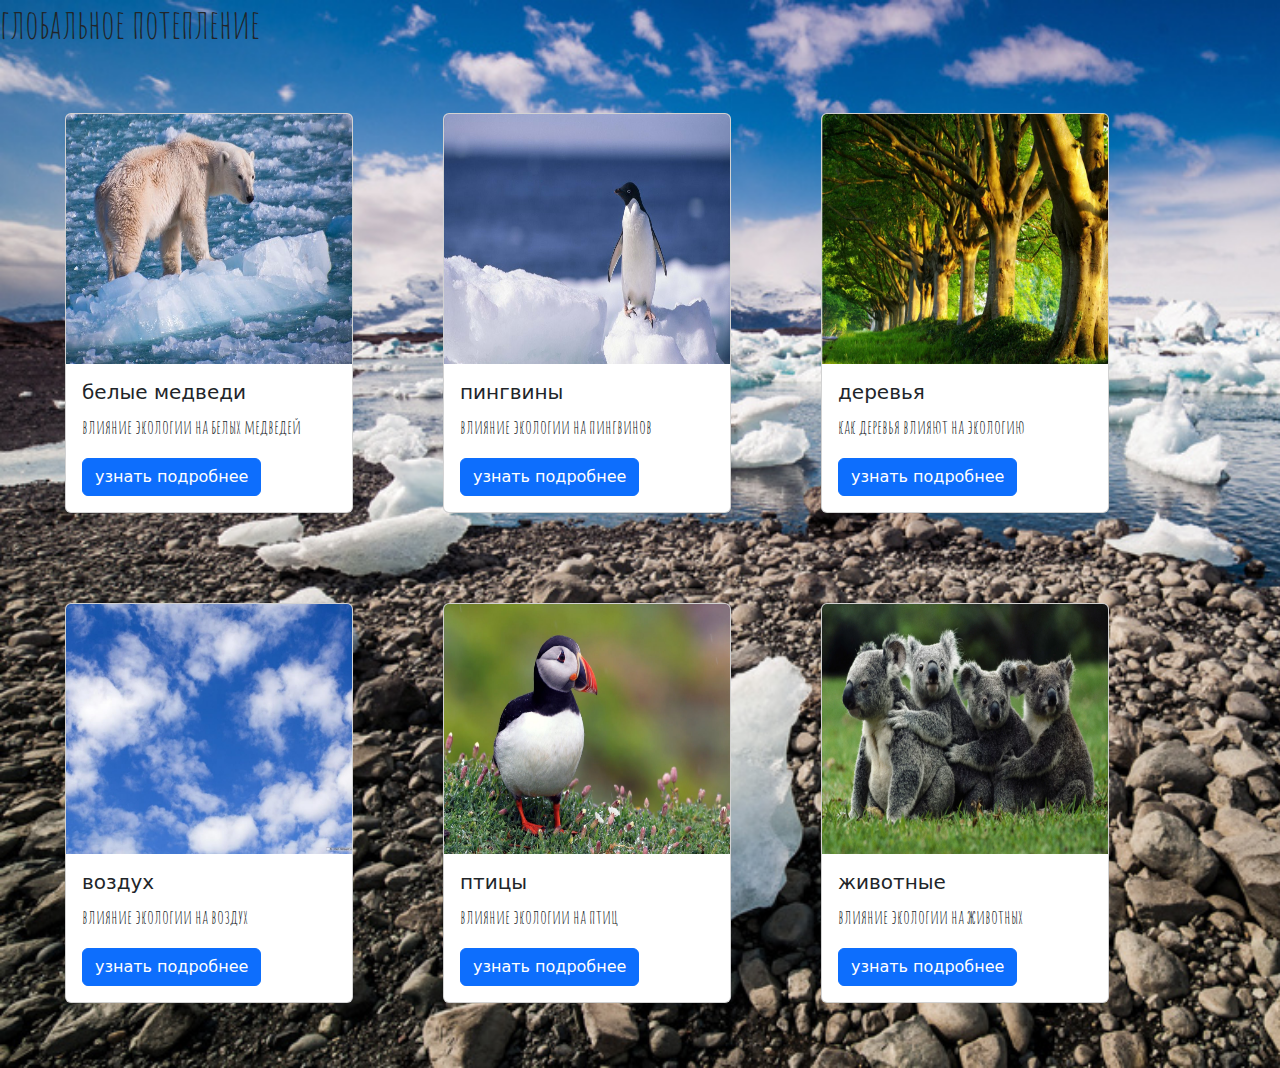
<file: templates/index.html>
<!DOCTYPE html>
<html lang="en">
<head>
    <meta charset="UTF-8">
    <meta name="viewport" content="width=device-width, initial-scale=1.0">
    <link rel="stylesheet" href="../static/css/style.css">
    <title>глобальное потепление</title>
    <link href="https://cdn.jsdelivr.net/npm/bootstrap@5.3.3/dist/css/bootstrap.min.css" rel="stylesheet" integrity="sha384-QWTKZyjpPEjISv5WaRU9OFeRpok6YctnYmDr5pNlyT2bRjXh0JMhjY6hW+ALEwIH" crossorigin="anonymous">
</head>
</head>
<body>
    <header>
        <h1>глобальное потепление</h1>
    </header>
    <main>
        <div class="card otstup" style="width: 18rem;">
            <img src="../static/images/medvedi.jpg" style="height: 250px;" class="card-img-top" alt="...">
            <div class="card-body">
              <h5 class="card-title">белые медведи</h5>
              <p class="card-text">влияние экологии на белых медведей</p>
              <a href="/bears" class="btn btn-primary">узнать подробнее</a>
            </div>
          </div>

          <div class="card otstup" style="width: 18rem;">
            <img src="../static/images/pingvini.jpg"  style="height: 250px;" class="card-img-top" alt="...">
            <div class="card-body">
              <h5 class="card-title">пингвины</h5>
              <p class="card-text">влияние экологии на пингвинов</p>
              <a href="/penguins" class="btn btn-primary">узнать подробнее</a>
            </div>
          </div>

          <div class="card otstup" style="width: 18rem;">
            <img src="../static/images/derevi.webp"  style="height: 250px;" class="card-img-top" alt="...">
            <div class="card-body">
              <h5 class="card-title">деревья</h5>
              <p class="card-text">как деревья влияют на экологию</p>
              <a href="/trees" class="btn btn-primary">узнать подробнее</a>
            </div>
          </div>

          <div class="card otstup" style="width: 18rem;">
            <img src="../static/images/vozdyx.jpg" style="height: 250px;" class="card-img-top" alt="...">
            <div class="card-body">
              <h5 class="card-title">воздух</h5>
              <p class="card-text">влияние экологии на воздух</p>
              <a href="#" class="btn btn-primary">узнать подробнее</a>
            </div>
          </div>

          <div class="card otstup" style="width: 18rem;">
            <img src="../static/images/ptica.jpg"  style="height: 250px;" class="card-img-top" alt="...">
            <div class="card-body">
              <h5 class="card-title">птицы</h5>
              <p class="card-text">влияние экологии на птиц</p>
              <a href="#" class="btn btn-primary">узнать подробнее</a>
            </div>
          </div>

          <div class="card otstup" style="width: 18rem;">
            <img src="../static/images/givotnie.webp"  style="height: 250px;" class="card-img-top" alt="...">
            <div class="card-body">
              <h5 class="card-title">животные</h5>
              <p class="card-text">влияние экологии на животных</p>
              <a href="#" class="btn btn-primary">узнать подробнее</a>
            </div>
          </div>
    </main>
    <footer>

    </footer>
    <script src="https://cdn.jsdelivr.net/npm/bootstrap@5.3.3/dist/js/bootstrap.bundle.min.js" integrity="sha384-YvpcrYf0tY3lHB60NNkmXc5s9fDVZLESaAA55NDzOxhy9GkcIdslK1eN7N6jIeHz" crossorigin="anonymous"></script>
  </body>
</html>
</body>
</html>
</file>
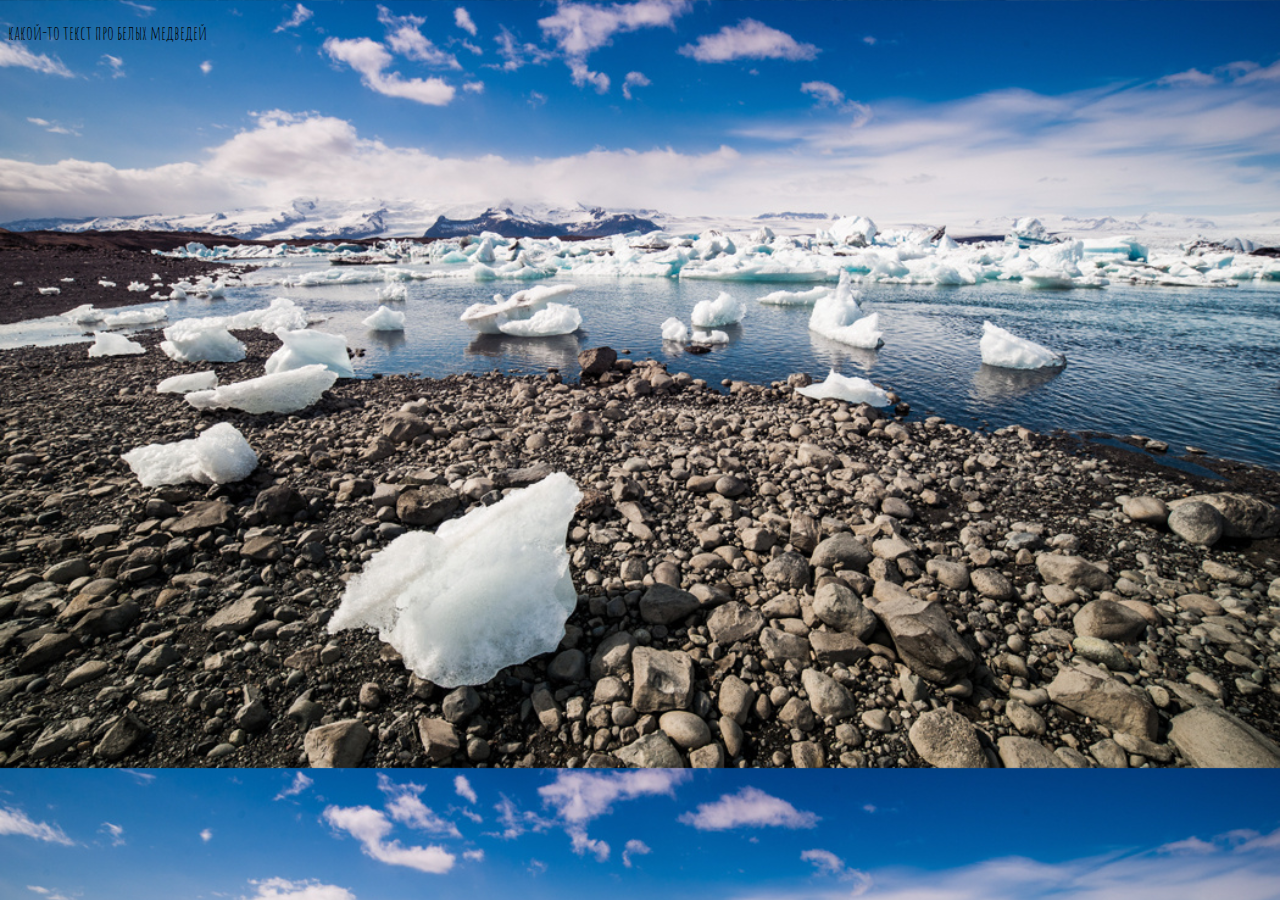
<file: templates/bears.html>
<!DOCTYPE html>
<html lang="en">
<head>
    <meta charset="UTF-8">
    <meta name="viewport" content="width=device-width, initial-scale=1.0">
    <title>белые медведи</title>
    <link rel="stylesheet" href="../static/css/style.css">
</head>
<body>
    <p>какой-то текст про белых медведей</p>
</body>
</html>
</file>
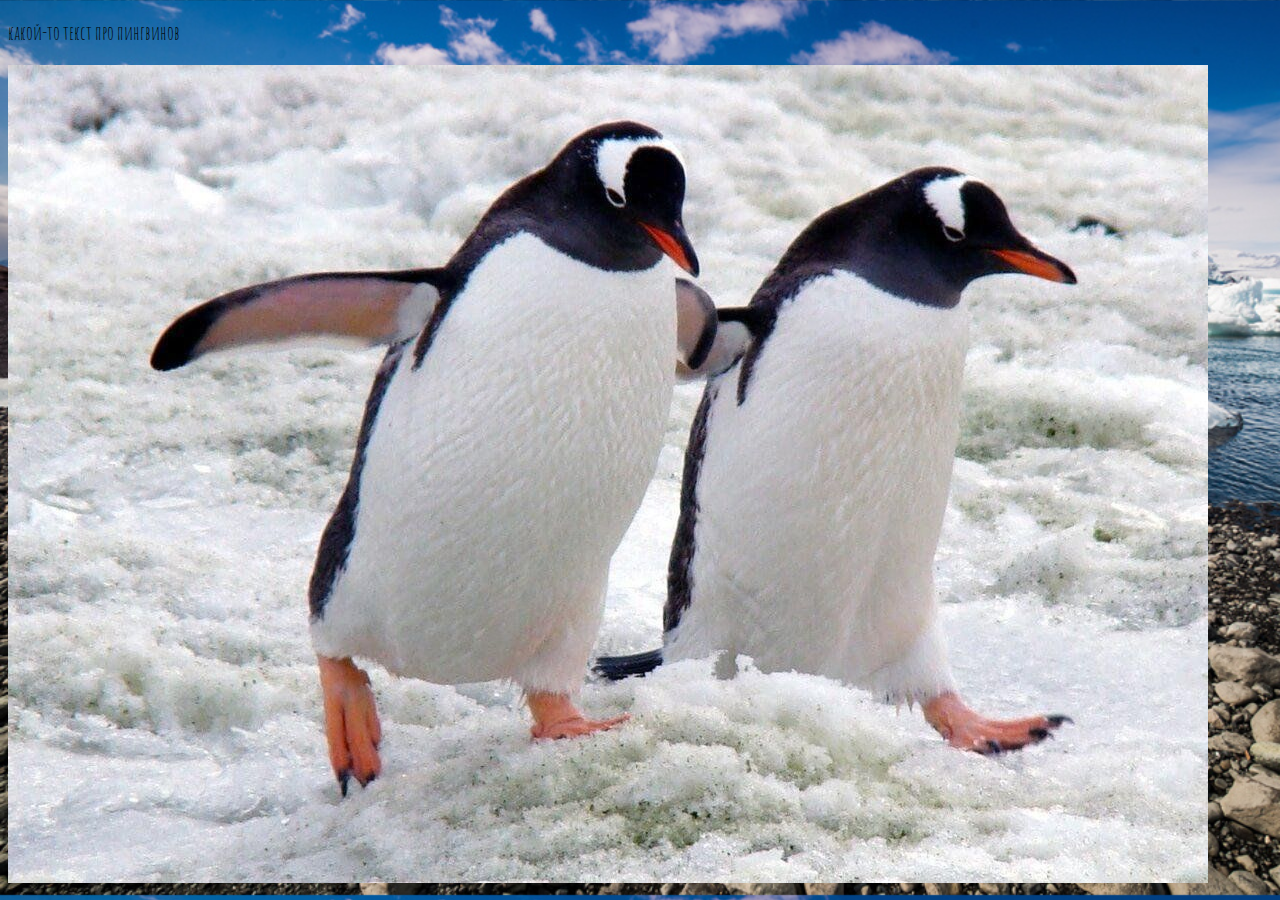
<file: templates/penguins.html>
<!DOCTYPE html>
<html lang="en">
<head>
    <meta charset="UTF-8">
    <meta name="viewport" content="width=device-width, initial-scale=1.0">
    <title>пингвины</title>
    <link rel="stylesheet" href="../static/css/style.css">
</head>
<body>
    <p>какой-то текст про пингвинов</p>
    <img src="../static/images/pin.jpg" alt="">
</body>
</html>
</file>
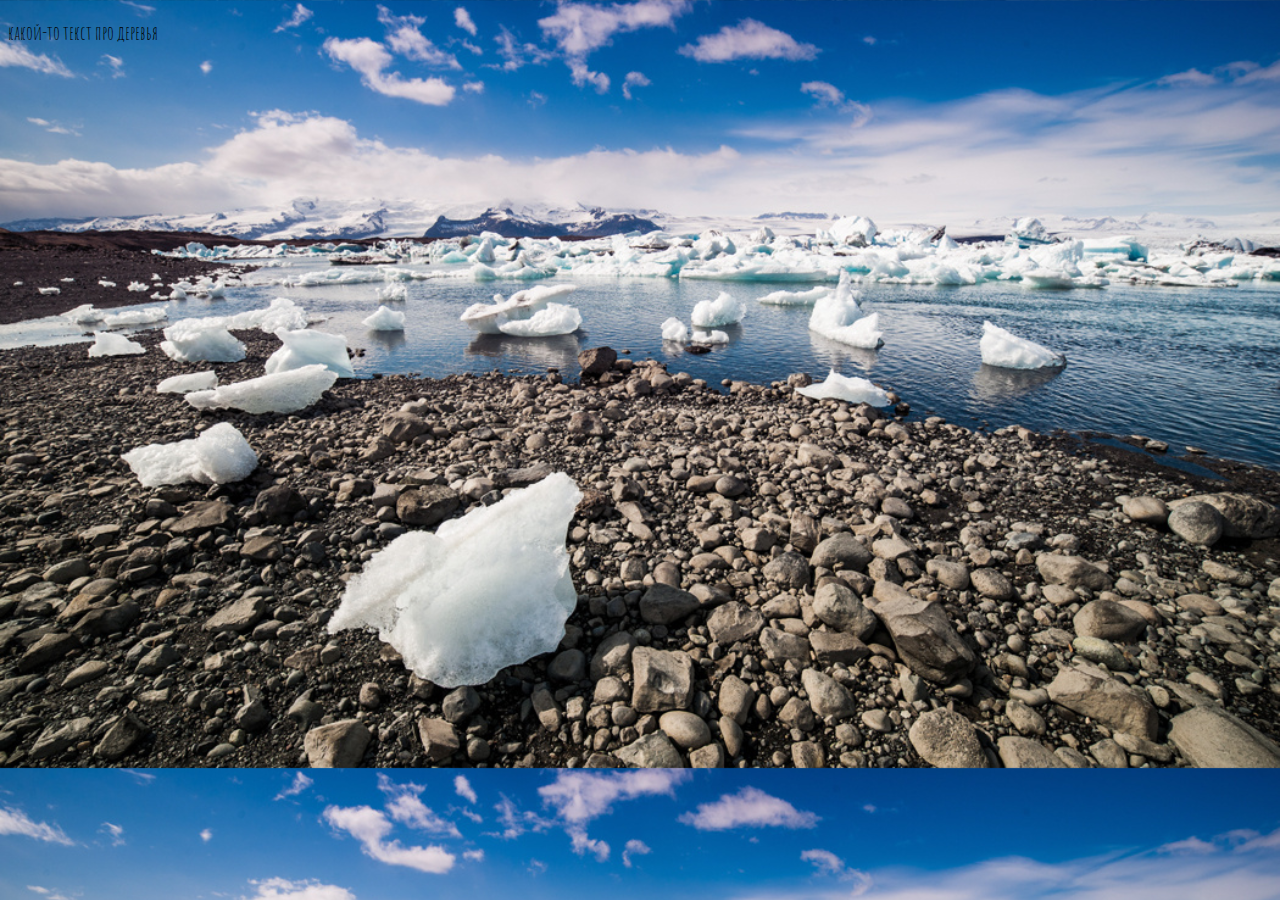
<file: templates/trees.html>
<!DOCTYPE html>
<html lang="en">
<head>
    <meta charset="UTF-8">
    <meta name="viewport" content="width=device-width, initial-scale=1.0">
    <title>деревья</title>
    <link rel="stylesheet" href="../static/css/style.css">
</head>
<body>
    <p>какой-то текст про деревья</p>
</body>
</html>
</file>
<file: static/css/style.css>
@import url('https://fonts.googleapis.com/css2?family=Amatic+SC:wght@400;700&family=Badeen+Display&display=swap');


body{
    background-image: url('../images/poteplenie.jpg');
    background-size: cover;
}

h1{
    font-size: 75px;
    font-family: "Amatic SC", serif;
}

p{
    font-size: 20px;
    font-family: "Amatic SC", serif;   
}

main{
    display: flex;
    flex-wrap: wrap;
    margin: 20px;
}

.otstup{
    margin: 45px;
}
</file>
